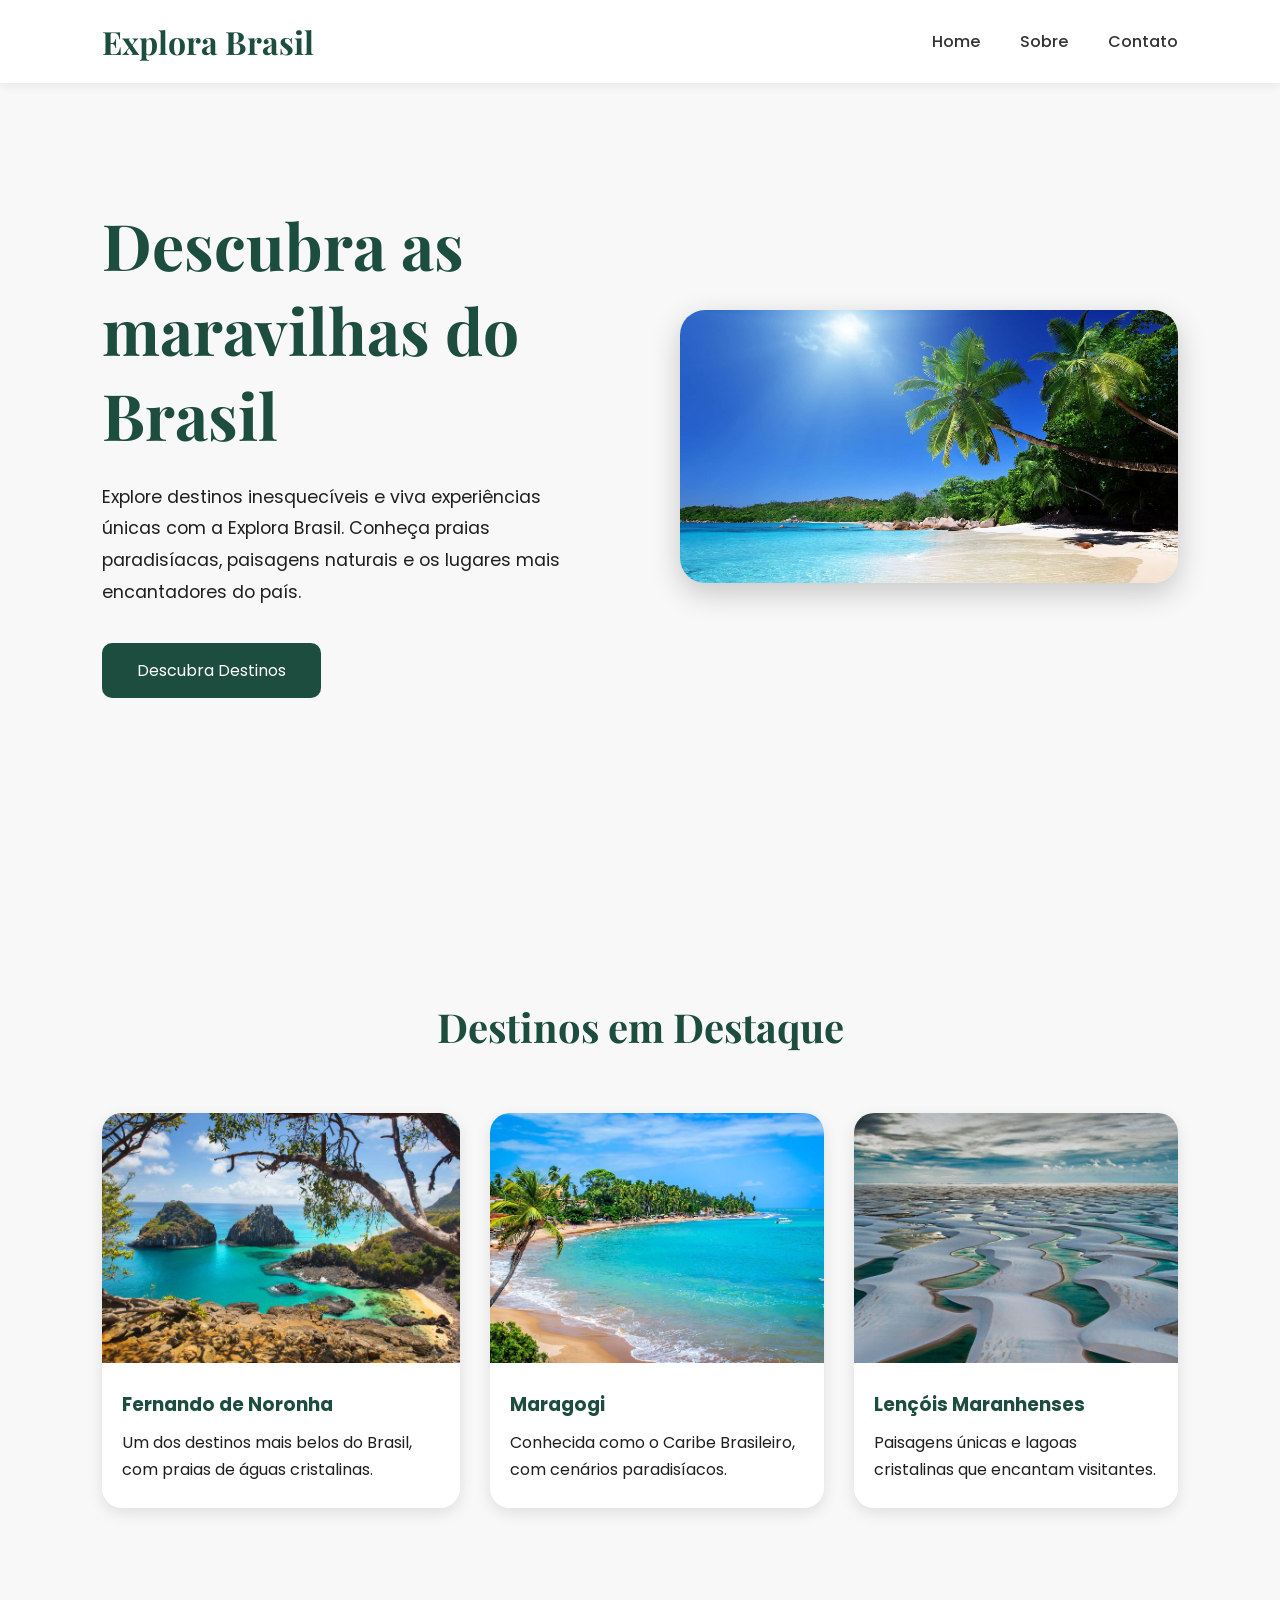
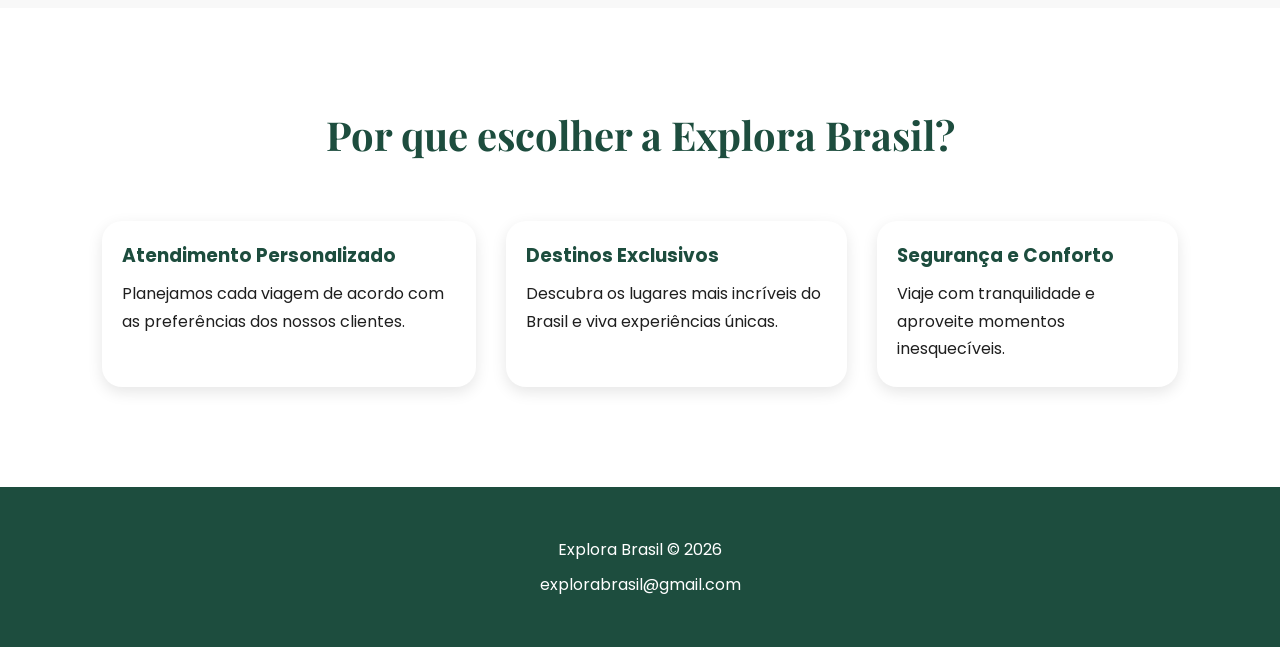
<file: index.html>
<!DOCTYPE html>
<html lang="pt-BR">
<head>
    <meta charset="UTF-8">
    <meta name="viewport" content="width=device-width, initial-scale=1.0">
    <title>Explora Brasil</title>

    <!-- Fontes -->
    <link rel="preconnect" href="https://fonts.googleapis.com">
    <link rel="preconnect" href="https://fonts.gstatic.com" crossorigin>
    <link href="https://fonts.googleapis.com/css2?family=Playfair+Display:wght@600;700&family=Poppins:wght@300;400;500;600&display=swap" rel="stylesheet">

    <!-- CSS -->
    <link rel="stylesheet" href="css/style.css">
</head>
<body>

    <!-- Cabeçalho -->
    <header>
        <nav>
            <h1 class="logo">Explora Brasil</h1>

            <ul>
                <li><a href="index.html">Home</a></li>
                <li><a href="sobre.html">Sobre</a></li>
                <li><a href="contato.html">Contato</a></li>
            </ul>
        </nav>
    </header>

    <!-- Seção Principal -->
    <section class="hero">

        <div class="hero-texto">

            <h2>Descubra as maravilhas do Brasil</h2>

            <p>
                Explore destinos inesquecíveis e viva experiências únicas
                com a Explora Brasil. Conheça praias paradisíacas, paisagens
                naturais e os lugares mais encantadores do país.
            </p>

            <a href="sobre.html" class="botao">
                Descubra Destinos
            </a>

        </div>

        <div class="hero-imagem">
            <img src="img/hero.jpg" alt="Praia paradisíaca">
        </div>

    </section>

    <!-- Destinos em destaque -->
    <section class="destinos">

        <h2>Destinos em Destaque</h2>

        <div class="cards">

            <div class="card">
                <img src="img/noronha.jpg" alt="Fernando de Noronha">

                <h3>Fernando de Noronha</h3>

                <p>
                    Um dos destinos mais belos do Brasil, com praias de águas cristalinas.
                </p>
            </div>

            <div class="card">
                <img src="img/maragogi.jpg" alt="Maragogi">

                <h3>Maragogi</h3>

                <p>
                    Conhecida como o Caribe Brasileiro, com cenários paradisíacos.
                </p>
            </div>

            <div class="card">
                <img src="img/lencois.jpg" alt="Lençóis Maranhenses">

                <h3>Lençóis Maranhenses</h3>

                <p>
                    Paisagens únicas e lagoas cristalinas que encantam visitantes.
                </p>
            </div>

        </div>

    </section>

    <!-- Diferenciais -->
    <section class="vantagens">

        <h2>Por que escolher a Explora Brasil?</h2>

        <div class="cards">

            <div class="card">
                <h3>Atendimento Personalizado</h3>

                <p>
                    Planejamos cada viagem de acordo com as preferências dos nossos clientes.
                </p>
            </div>

            <div class="card">
                <h3>Destinos Exclusivos</h3>

                <p>
                    Descubra os lugares mais incríveis do Brasil e viva experiências únicas.
                </p>
            </div>

            <div class="card">
                <h3>Segurança e Conforto</h3>

                <p>
                    Viaje com tranquilidade e aproveite momentos inesquecíveis.
                </p>
            </div>

        </div>

    </section>

    <!-- Rodapé -->
    <footer>

        <p>Explora Brasil © 2026</p>

        <p>explorabrasil@gmail.com</p>

    </footer>

</body>
</html>
</file>
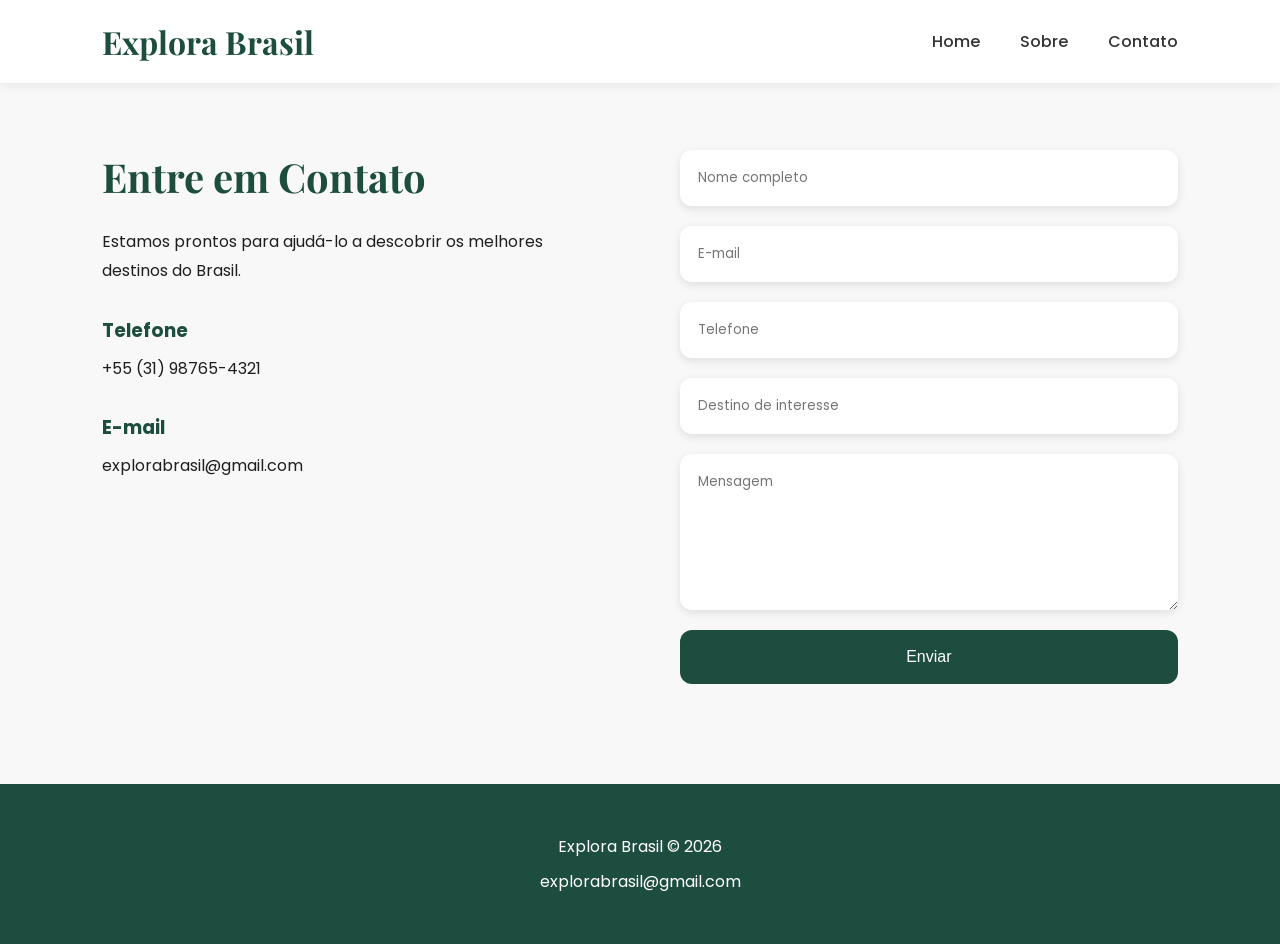
<file: contato.html>
<!DOCTYPE html>
<html lang="pt-BR">
<head>
    <meta charset="UTF-8">
    <meta name="viewport" content="width=device-width, initial-scale=1.0">
    <title>Contato - Explora Brasil</title>

    <link rel="preconnect" href="https://fonts.googleapis.com">
    <link rel="preconnect" href="https://fonts.gstatic.com" crossorigin>

    <link href="https://fonts.googleapis.com/css2?family=Playfair+Display:wght@600;700&family=Poppins:wght@300;400;500;600&display=swap" rel="stylesheet">

    <link rel="stylesheet" href="css/style.css">
</head>
<body>

<header>
    <nav>
        <h1 class="logo">Explora Brasil</h1>

        <ul>
            <li><a href="index.html">Home</a></li>
            <li><a href="sobre.html">Sobre</a></li>
            <li><a href="contato.html">Contato</a></li>
        </ul>
    </nav>
</header>

<section class="contato">

    <div class="info-contato">

        <h2>Entre em Contato</h2>

        <p>
            Estamos prontos para ajudá-lo a descobrir os melhores destinos do Brasil.
        </p>

        <h3>Telefone</h3>
        <p>+55 (31) 98765-4321</p>

        <h3>E-mail</h3>
        <p>explorabrasil@gmail.com</p>

    </div>

    <form>

        <input type="text" placeholder="Nome completo" required>

        <input type="email" placeholder="E-mail" required>

        <input type="tel" placeholder="Telefone">

        <input type="text" placeholder="Destino de interesse">

        <textarea rows="6" placeholder="Mensagem"></textarea>

        <button type="submit">Enviar</button>

    </form>

</section>

<footer>

    <p>Explora Brasil © 2026</p>

    <p>explorabrasil@gmail.com</p>

</footer>

</body>
</html>
</file>
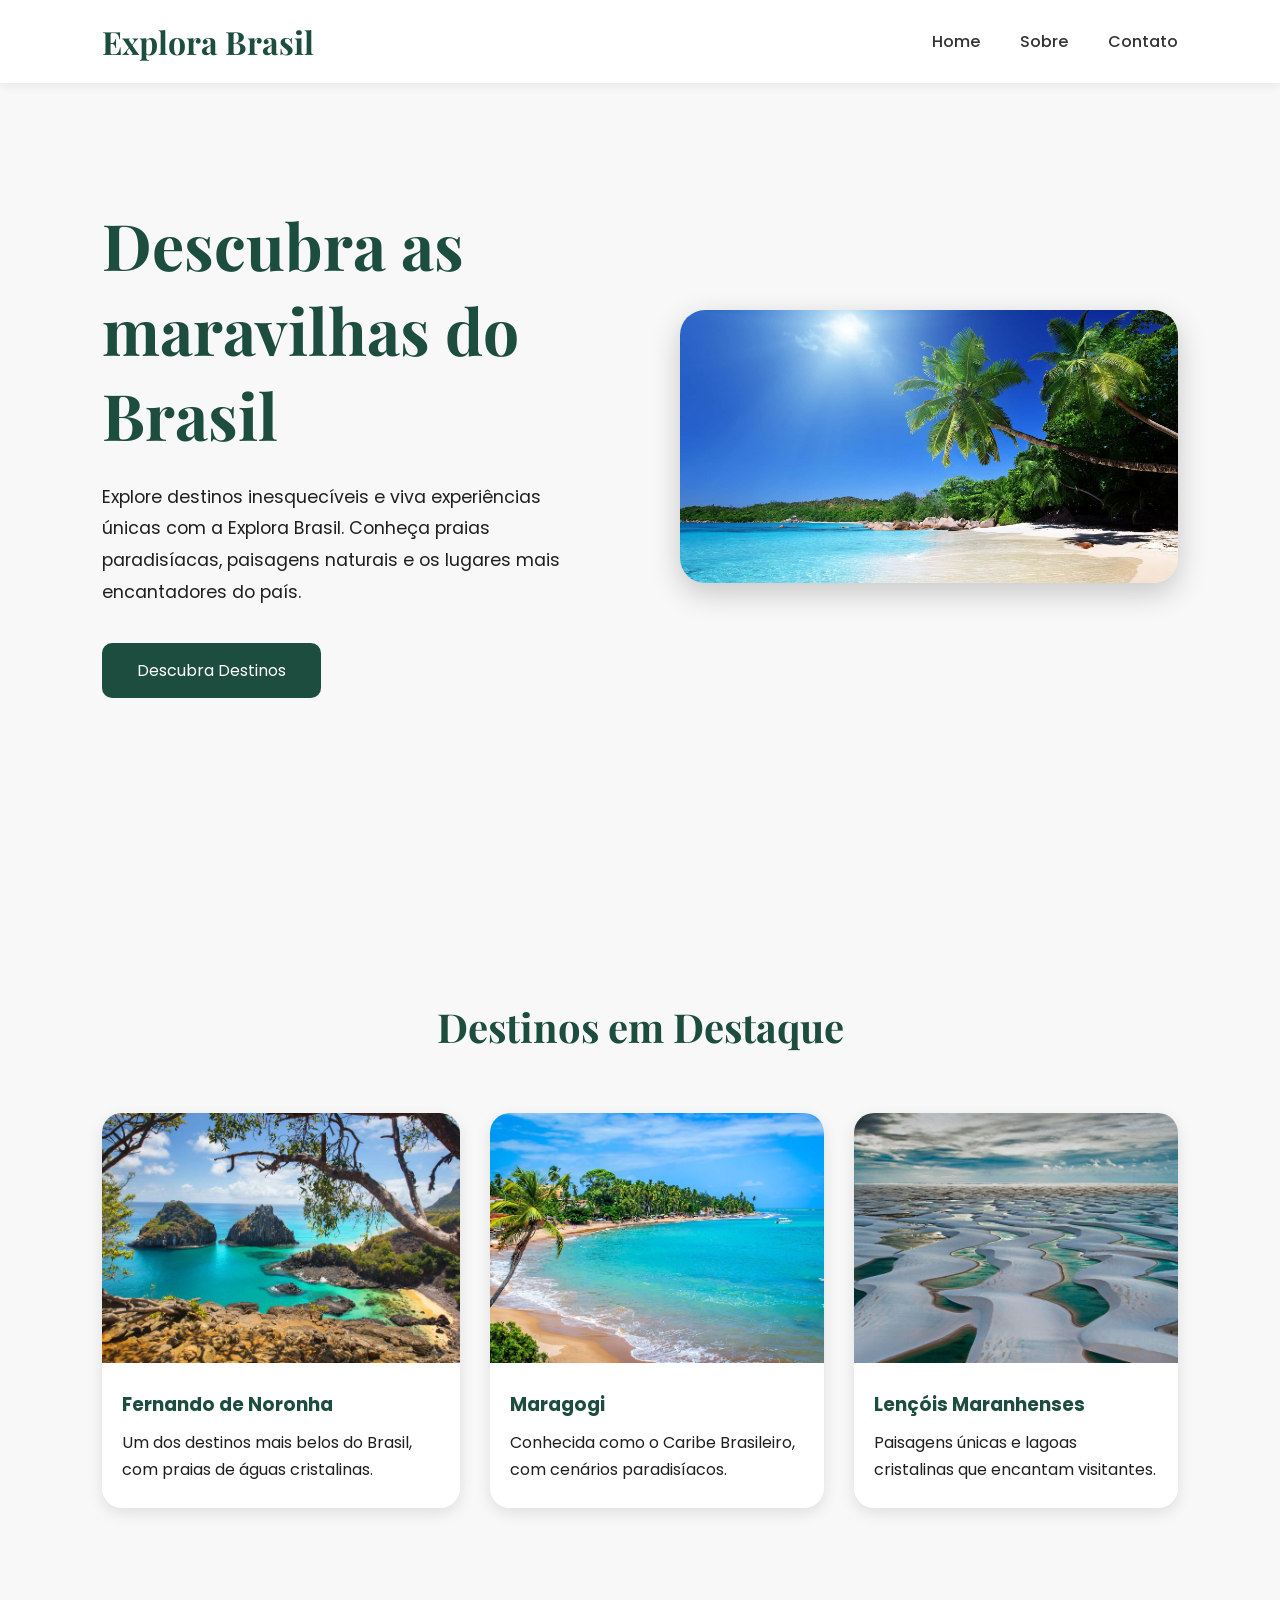
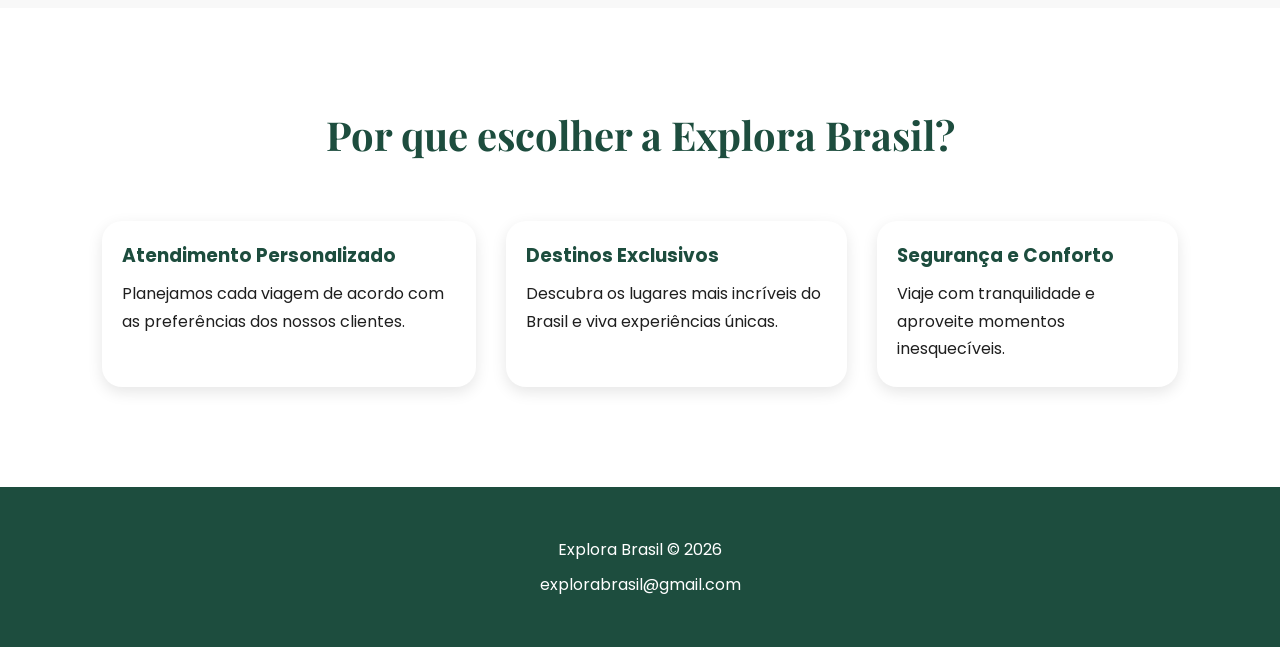
<file: home.html>
<!DOCTYPE html>
<html lang="pt-BR">
<head>
    <meta charset="UTF-8">
    <meta name="viewport" content="width=device-width, initial-scale=1.0">
    <title>Explora Brasil</title>

    <!-- Fontes -->
    <link rel="preconnect" href="https://fonts.googleapis.com">
    <link rel="preconnect" href="https://fonts.gstatic.com" crossorigin>
    <link href="https://fonts.googleapis.com/css2?family=Playfair+Display:wght@600;700&family=Poppins:wght@300;400;500;600&display=swap" rel="stylesheet">

    <!-- CSS -->
    <link rel="stylesheet" href="css/style.css">
</head>
<body>

    <!-- Cabeçalho -->
    <header>
        <nav>
            <h1 class="logo">Explora Brasil</h1>

            <ul>
                <li><a href="home.html">Home</a></li>
                <li><a href="sobre.html">Sobre</a></li>
                <li><a href="contato.html">Contato</a></li>
            </ul>
        </nav>
    </header>

    <!-- Seção Principal -->
    <section class="hero">

        <div class="hero-texto">

            <h2>Descubra as maravilhas do Brasil</h2>

            <p>
                Explore destinos inesquecíveis e viva experiências únicas
                com a Explora Brasil. Conheça praias paradisíacas, paisagens
                naturais e os lugares mais encantadores do país.
            </p>

            <a href="sobre.html" class="botao">
                Descubra Destinos
            </a>

        </div>

        <div class="hero-imagem">
            <img src="img/hero.jpg" alt="Praia paradisíaca">
        </div>

    </section>

    <!-- Destinos em destaque -->
    <section class="destinos">

        <h2>Destinos em Destaque</h2>

        <div class="cards">

            <div class="card">
                <img src="img/noronha.jpg" alt="Fernando de Noronha">

                <h3>Fernando de Noronha</h3>

                <p>
                    Um dos destinos mais belos do Brasil, com praias de águas cristalinas.
                </p>
            </div>

            <div class="card">
                <img src="img/maragogi.jpg" alt="Maragogi">

                <h3>Maragogi</h3>

                <p>
                    Conhecida como o Caribe Brasileiro, com cenários paradisíacos.
                </p>
            </div>

            <div class="card">
                <img src="img/lencois.jpg" alt="Lençóis Maranhenses">

                <h3>Lençóis Maranhenses</h3>

                <p>
                    Paisagens únicas e lagoas cristalinas que encantam visitantes.
                </p>
            </div>

        </div>

    </section>

    <!-- Diferenciais -->
    <section class="vantagens">

        <h2>Por que escolher a Explora Brasil?</h2>

        <div class="cards">

            <div class="card">
                <h3>Atendimento Personalizado</h3>

                <p>
                    Planejamos cada viagem de acordo com as preferências dos nossos clientes.
                </p>
            </div>

            <div class="card">
                <h3>Destinos Exclusivos</h3>

                <p>
                    Descubra os lugares mais incríveis do Brasil e viva experiências únicas.
                </p>
            </div>

            <div class="card">
                <h3>Segurança e Conforto</h3>

                <p>
                    Viaje com tranquilidade e aproveite momentos inesquecíveis.
                </p>
            </div>

        </div>

    </section>

    <!-- Rodapé -->
    <footer>

        <p>Explora Brasil © 2026</p>

        <p>explorabrasil@gmail.com</p>

    </footer>

</body>
</html>
</file>
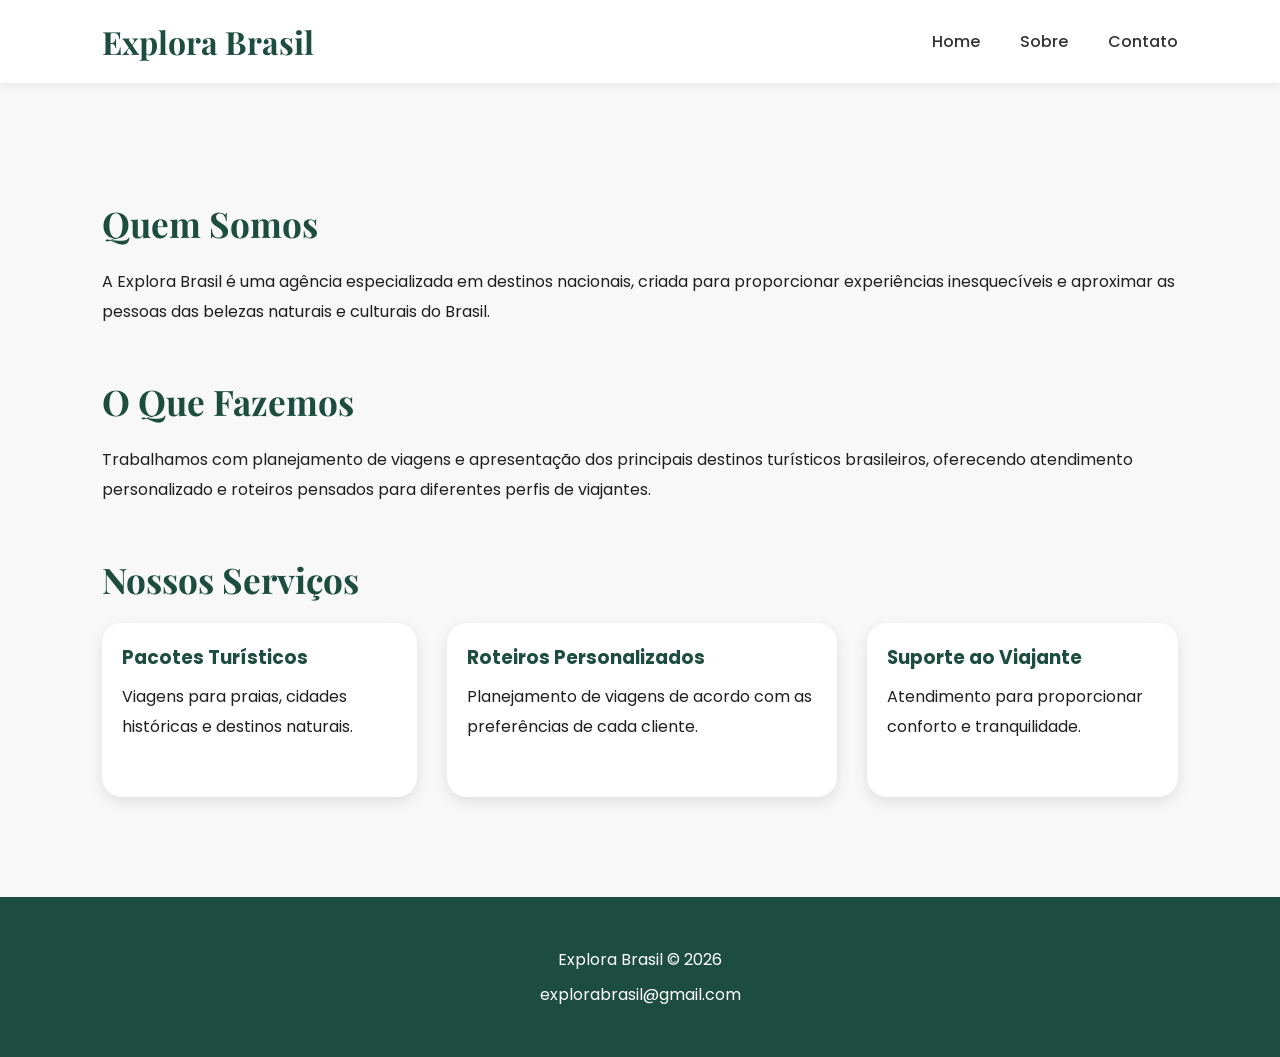
<file: sobre.html>
<!DOCTYPE html>
<html lang="pt-BR">
<head>
    <meta charset="UTF-8">
    <meta name="viewport" content="width=device-width, initial-scale=1.0">
    <title>Sobre - Explora Brasil</title>

    <link rel="preconnect" href="https://fonts.googleapis.com">
    <link rel="preconnect" href="https://fonts.gstatic.com" crossorigin>

    <link href="https://fonts.googleapis.com/css2?family=Playfair+Display:wght@600;700&family=Poppins:wght@300;400;500;600&display=swap" rel="stylesheet">

    <link rel="stylesheet" href="css/style.css">
</head>
<body>

<header>
    <nav>
        <h1 class="logo">Explora Brasil</h1>

        <ul>
            <li><a href="index.html">Home</a></li>
            <li><a href="sobre.html">Sobre</a></li>
            <li><a href="contato.html">Contato</a></li>
        </ul>
    </nav>
</header>

<section class="sobre">

    <h2>Quem Somos</h2>

    <p>
        A Explora Brasil é uma agência especializada em destinos nacionais,
        criada para proporcionar experiências inesquecíveis e aproximar as
        pessoas das belezas naturais e culturais do Brasil.
    </p>

    <h2>O Que Fazemos</h2>

    <p>
        Trabalhamos com planejamento de viagens e apresentação dos principais
        destinos turísticos brasileiros, oferecendo atendimento personalizado
        e roteiros pensados para diferentes perfis de viajantes.
    </p>

    <h2>Nossos Serviços</h2>

    <div class="cards">

        <div class="card">
            <h3>Pacotes Turísticos</h3>

            <p>
                Viagens para praias, cidades históricas e destinos naturais.
            </p>
        </div>

        <div class="card">
            <h3>Roteiros Personalizados</h3>

            <p>
                Planejamento de viagens de acordo com as preferências de cada cliente.
            </p>
        </div>

        <div class="card">
            <h3>Suporte ao Viajante</h3>

            <p>
                Atendimento para proporcionar conforto e tranquilidade.
            </p>
        </div>

    </div>

</section>

<footer>

    <p>Explora Brasil © 2026</p>

    <p>explorabrasil@gmail.com</p>

</footer>

</body>
</html>
</file>
<file: css/style.css>
/* Reset */
*{
    margin:0;
    padding:0;
    box-sizing:border-box;
}

body{
    font-family:'Poppins', sans-serif;
    background-color:#f8f8f8;
    color:#1f1f1f;
}

/* Cabeçalho */

header{
    position:fixed;
    width:100%;
    top:0;
    background:white;
    padding:20px 8%;
    box-shadow:0 2px 10px rgba(0,0,0,0.08);
    z-index:1000;
}

nav{
    display:flex;
    justify-content:space-between;
    align-items:center;
}

.logo{
    font-family:'Playfair Display', serif;
    color:#1d4d3e;
    font-size:2rem;
}

nav ul{
    display:flex;
    list-style:none;
    gap:40px;
}

nav a{
    text-decoration:none;
    color:#333;
    font-weight:500;
    transition:0.3s;
}

nav a:hover{
    color:#b8860b;
}

/* Hero */

.hero{
    min-height:100vh;
    display:flex;
    justify-content:center;
    align-items:center;
    gap:80px;
    padding:120px 8%;
}

.hero-texto{
    flex:1;
}

.hero-texto h2{
    font-family:'Playfair Display', serif;
    font-size:4rem;
    color:#1d4d3e;
    margin-bottom:25px;
}

.hero-texto p{
    font-size:1.1rem;
    line-height:1.8;
    margin-bottom:35px;
}

.botao{
    display:inline-block;
    background:#1d4d3e;
    color:white;
    text-decoration:none;
    padding:15px 35px;
    border-radius:10px;
    transition:0.3s;
}

.botao:hover{
    background:#b8860b;
}

.hero-imagem{
    flex:1;
}

.hero-imagem img{
    width:100%;
    border-radius:25px;
    box-shadow:0 10px 30px rgba(0,0,0,0.2);
}

/* Destinos */

.destinos{
    padding:100px 8%;
}

.destinos h2{
    text-align:center;
    margin-bottom:60px;
    font-size:2.5rem;
    font-family:'Playfair Display', serif;
    color:#1d4d3e;
}

.cards{
    display:flex;
    gap:30px;
}

.card{
    background:white;
    border-radius:20px;
    overflow:hidden;
    box-shadow:0 5px 15px rgba(0,0,0,0.1);
    transition:0.3s;
}

.card:hover{
    transform:translateY(-10px);
}

.card img{
    width:100%;
    height:250px;
    object-fit:cover;
}

.card h3{
    padding:20px 20px 10px;
    color:#1d4d3e;
}

.card p{
    padding:0 20px 25px;
    line-height:1.7;
}

/* Vantagens */

.vantagens{
    padding:100px 8%;
    background:white;
}

.vantagens h2{
    text-align:center;
    margin-bottom:60px;
    font-family:'Playfair Display', serif;
    color:#1d4d3e;
    font-size:2.5rem;
}

/* Sobre */

.sobre{
    padding:150px 8% 100px;
}

.sobre h2{
    font-family:'Playfair Display', serif;
    color:#1d4d3e;
    margin-top:50px;
    margin-bottom:20px;
    font-size:2.2rem;
}

.sobre p{
    line-height:1.9;
    margin-bottom:30px;
}

/* Contato */

.contato{
    padding:150px 8% 100px;
    display:flex;
    gap:80px;
}

.info-contato{
    flex:1;
}

.info-contato h2{
    font-family:'Playfair Display', serif;
    color:#1d4d3e;
    font-size:2.5rem;
    margin-bottom:25px;
}

.info-contato h3{
    color:#1d4d3e;
    margin-top:30px;
    margin-bottom:10px;
}

.info-contato p{
    line-height:1.8;
}

form{
    flex:1;
    display:flex;
    flex-direction:column;
    gap:20px;
}

input,
textarea{
    padding:18px;
    border:none;
    border-radius:12px;
    background:white;
    box-shadow:0 3px 10px rgba(0,0,0,0.1);
    font-family:'Poppins', sans-serif;
}

button{
    background:#1d4d3e;
    color:white;
    border:none;
    padding:18px;
    border-radius:12px;
    cursor:pointer;
    font-size:1rem;
    transition:0.3s;
}

button:hover{
    background:#b8860b;
}

/* Promoções */

.promo-banner{
    padding:180px 8% 100px;
    text-align:center;
    background:linear-gradient(to right,#1d4d3e,#2e6d57);
    color:white;
}

.promo-banner h1{
    font-family:'Playfair Display', serif;
    font-size:4rem;
    margin-bottom:20px;
}

.promo-banner p{
    font-size:1.1rem;
}

.desconto{
    display:inline-block;
    margin:20px;
    background:#b8860b;
    color:white;
    padding:10px 20px;
    border-radius:10px;
    font-weight:600;
}

/* Rodapé */

footer{
    background:#1d4d3e;
    color:white;
    text-align:center;
    padding:40px;
}

footer p{
    margin:10px 0;
}

/* Responsivo */

@media(max-width:900px){

    nav{
        flex-direction:column;
        gap:20px;
    }

    .hero{
        flex-direction:column;
        text-align:center;
    }

    .hero-texto h2{
        font-size:3rem;
    }

    .cards{
        flex-direction:column;
    }

    .contato{
        flex-direction:column;
    }

}
</file>
